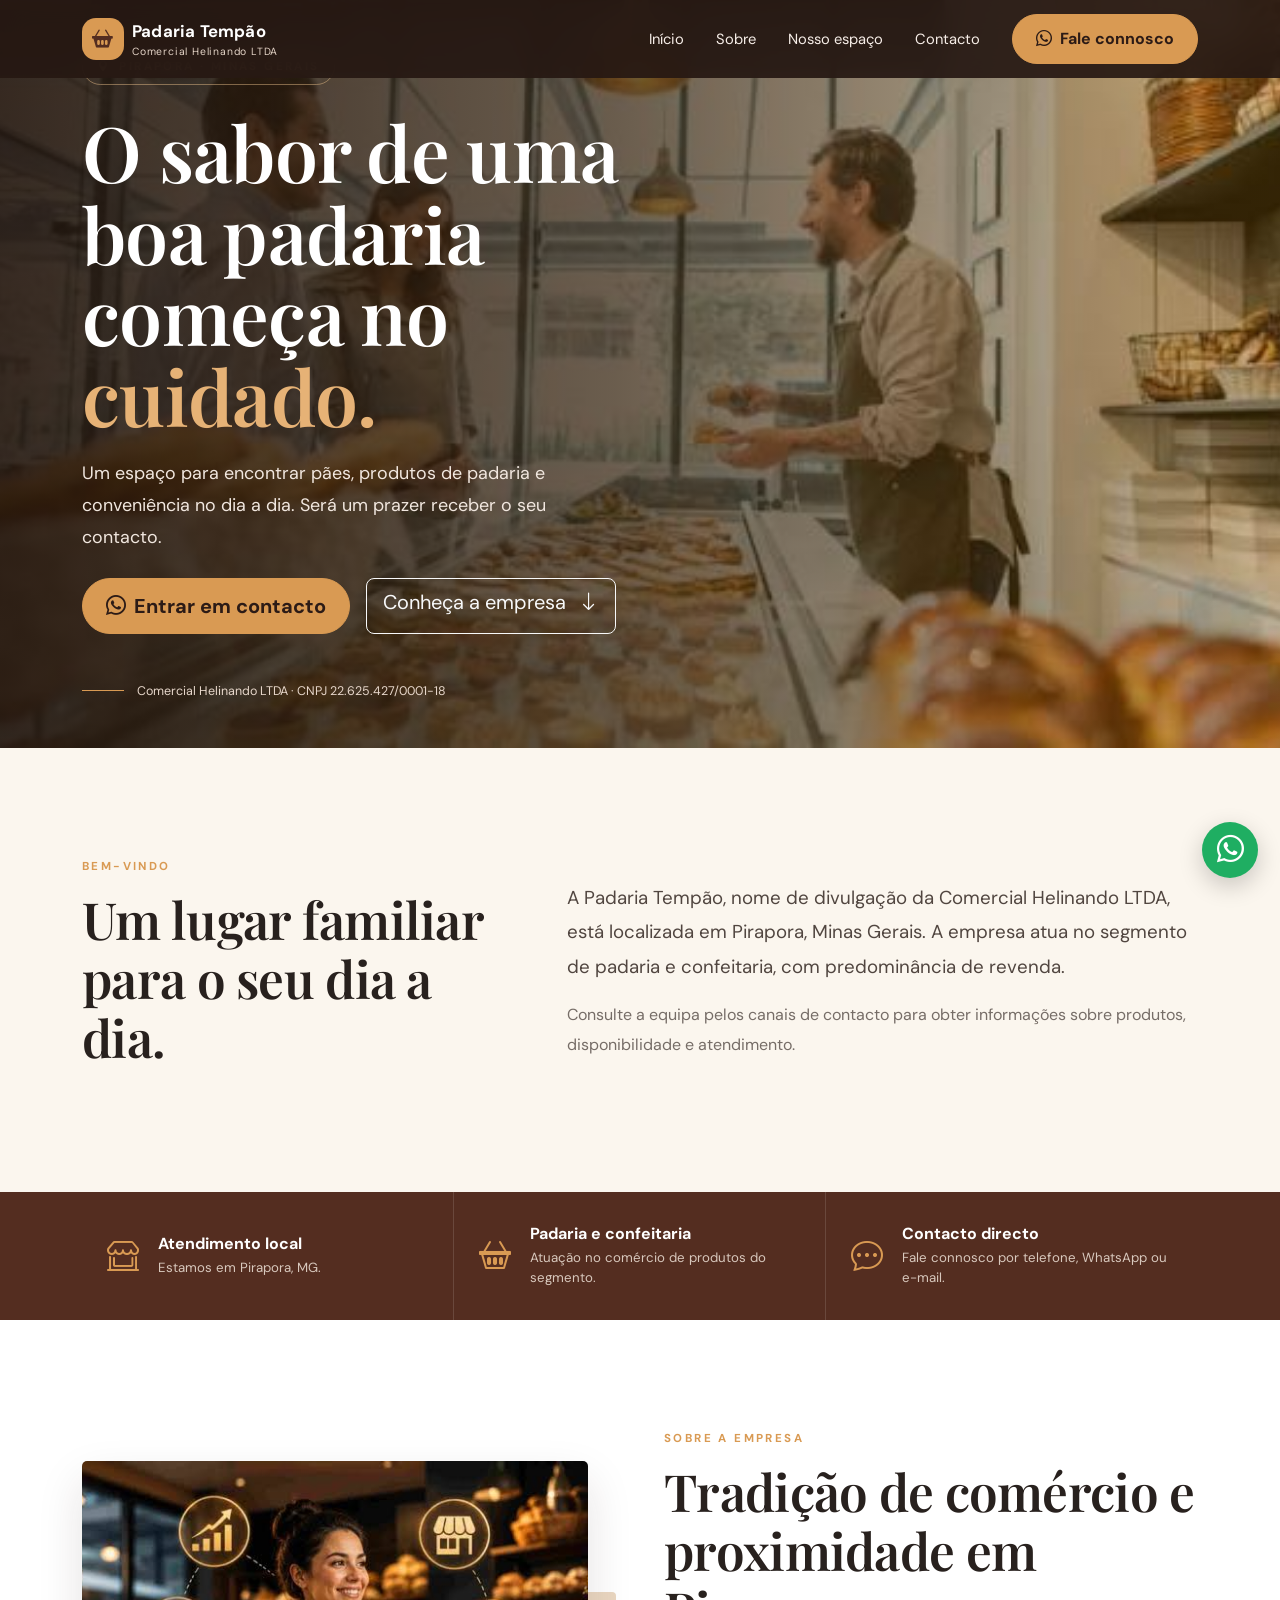
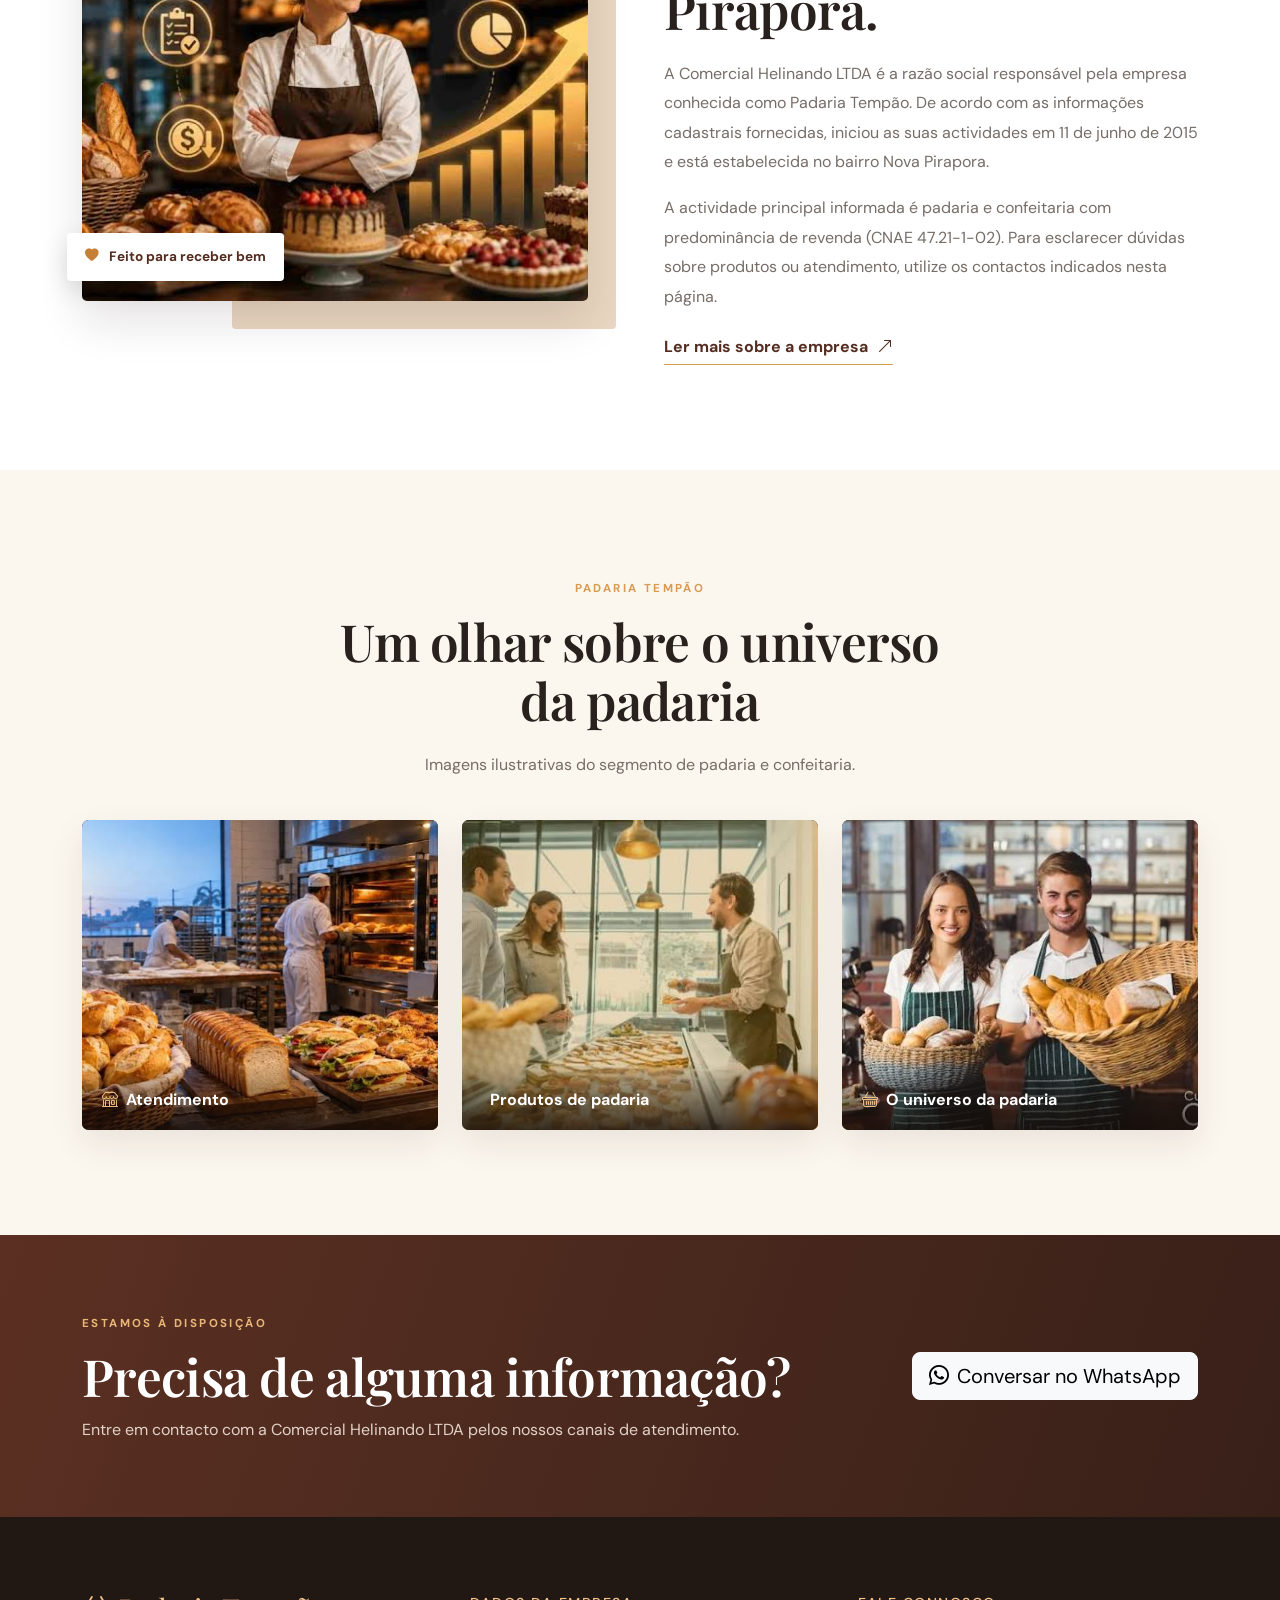
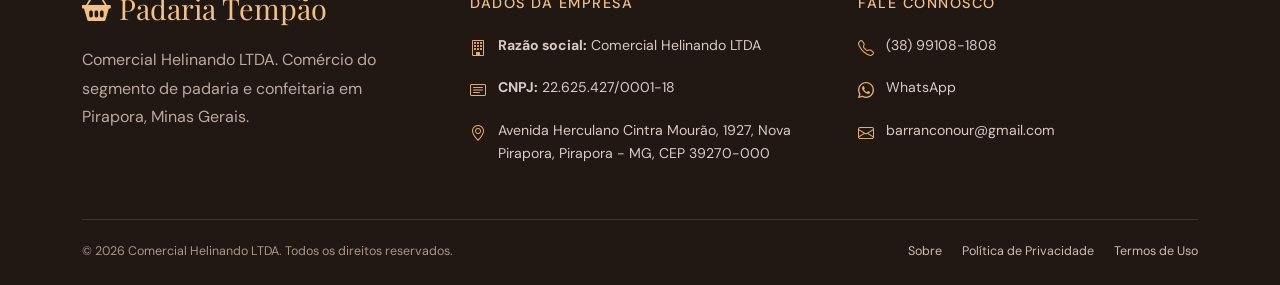
<file: index.html>
<!doctype html>
<html lang="pt-BR">
<head>
  <meta charset="utf-8">
  <meta name="viewport" content="width=device-width, initial-scale=1">
  <meta name="description" content="Conheça a Padaria Tempão, em Pirapora - MG. Veja informações, localização e formas de contato.">
  <meta name="theme-color" content="#542d20">
  <title>Padaria Tempão | Comercial Helinando LTDA</title>
  <link href="https://cdn.jsdelivr.net/npm/bootstrap@5.3.3/dist/css/bootstrap.min.css" rel="stylesheet">
  <link href="https://cdn.jsdelivr.net/npm/bootstrap-icons@1.11.3/font/bootstrap-icons.min.css" rel="stylesheet">
  <link rel="stylesheet" href="styles.css">
</head>
<body>
<nav class="navbar navbar-expand-lg navbar-dark fixed-top nav-glass">
  <div class="container">
    <a class="navbar-brand d-flex align-items-center gap-2" href="index.html">
      <span class="brand-mark"><i class="bi bi-basket2-fill"></i></span>
      <span><strong>Padaria Tempão</strong><small class="d-block brand-sub">Comercial Helinando LTDA</small></span>
    </a>
    <button class="navbar-toggler" type="button" data-bs-toggle="collapse" data-bs-target="#mainNav" aria-controls="mainNav" aria-expanded="false" aria-label="Abrir menu"><span class="navbar-toggler-icon"></span></button>
    <div class="collapse navbar-collapse" id="mainNav">
      <ul class="navbar-nav ms-auto align-items-lg-center gap-lg-3">
        <li class="nav-item"><a class="nav-link" href="#inicio">Início</a></li>
        <li class="nav-item"><a class="nav-link" href="#sobre">Sobre</a></li>
        <li class="nav-item"><a class="nav-link" href="#ambiente">Nosso espaço</a></li>
        <li class="nav-item"><a class="nav-link" href="#contato">Contacto</a></li>
        <li class="nav-item"><a class="btn btn-warm ms-lg-2" href="https://wa.me/5538991081808" target="_blank" rel="noopener"><i class="bi bi-whatsapp me-2"></i>Fale connosco</a></li>
      </ul>
    </div>
  </div>
</nav>

<header class="hero" id="inicio">
  <div class="hero-shade"></div>
  <div class="container position-relative">
    <div class="row min-vh-100 align-items-center">
      <div class="col-lg-7 col-xl-6 py-5">
        <span class="eyebrow"><i class="bi bi-geo-alt-fill me-2"></i>Pirapora · Minas Gerais</span>
        <h1>O sabor de uma boa padaria começa no <em>cuidado.</em></h1>
        <p class="hero-copy">Um espaço para encontrar pães, produtos de padaria e conveniência no dia a dia. Será um prazer receber o seu contacto.</p>
        <div class="d-flex flex-wrap gap-3 mt-4">
          <a class="btn btn-warm btn-lg" href="https://wa.me/5538991081808" target="_blank" rel="noopener"><i class="bi bi-whatsapp me-2"></i>Entrar em contacto</a>
          <a class="btn btn-outline-light btn-lg" href="#sobre">Conheça a empresa <i class="bi bi-arrow-down ms-2"></i></a>
        </div>
        <div class="hero-note mt-5"><span class="note-line"></span><span>Comercial Helinando LTDA · CNPJ 22.625.427/0001-18</span></div>
      </div>
    </div>
  </div>
</header>

<main>
  <section class="intro-section section-pad">
    <div class="container">
      <div class="row align-items-center g-5">
        <div class="col-lg-5">
          <span class="section-kicker">Bem-vindo</span>
          <h2>Um lugar familiar para o seu dia a dia.</h2>
        </div>
        <div class="col-lg-7">
          <p class="lead-copy">A Padaria Tempão, nome de divulgação da Comercial Helinando LTDA, está localizada em Pirapora, Minas Gerais. A empresa atua no segmento de padaria e confeitaria, com predominância de revenda.</p>
          <p class="muted-copy mb-0">Consulte a equipa pelos canais de contacto para obter informações sobre produtos, disponibilidade e atendimento.</p>
        </div>
      </div>
    </div>
  </section>

  <section class="feature-band">
    <div class="container">
      <div class="row g-0">
        <div class="col-md-4 feature-item"><i class="bi bi-shop-window"></i><div><h3>Atendimento local</h3><p>Estamos em Pirapora, MG.</p></div></div>
        <div class="col-md-4 feature-item"><i class="bi bi-basket2"></i><div><h3>Padaria e confeitaria</h3><p>Atuação no comércio de produtos do segmento.</p></div></div>
        <div class="col-md-4 feature-item"><i class="bi bi-chat-dots"></i><div><h3>Contacto directo</h3><p>Fale connosco por telefone, WhatsApp ou e-mail.</p></div></div>
      </div>
    </div>
  </section>

  <section class="section-pad" id="sobre">
    <div class="container">
      <div class="row align-items-center g-5">
        <div class="col-lg-6">
          <div class="image-frame"><img src="assets/padaria-equipa.jpg" alt="Profissionais de padaria com cestos de pães" loading="lazy"><span class="image-stamp"><i class="bi bi-heart-fill"></i> Feito para receber bem</span></div>
        </div>
        <div class="col-lg-6">
          <span class="section-kicker">Sobre a empresa</span>
          <h2>Tradição de comércio e proximidade em Pirapora.</h2>
          <p class="muted-copy">A Comercial Helinando LTDA é a razão social responsável pela empresa conhecida como Padaria Tempão. De acordo com as informações cadastrais fornecidas, iniciou as suas actividades em 11 de junho de 2015 e está estabelecida no bairro Nova Pirapora.</p>
          <p class="muted-copy">A actividade principal informada é padaria e confeitaria com predominância de revenda (CNAE 47.21-1-02). Para esclarecer dúvidas sobre produtos ou atendimento, utilize os contactos indicados nesta página.</p>
          <a class="text-link" href="sobre.html">Ler mais sobre a empresa <i class="bi bi-arrow-up-right"></i></a>
        </div>
      </div>
    </div>
  </section>

  <section class="gallery-section section-pad" id="ambiente">
    <div class="container">
      <div class="section-heading text-center">
        <span class="section-kicker">Padaria Tempão</span>
        <h2>Um olhar sobre o universo da padaria</h2>
        <p class="muted-copy">Imagens ilustrativas do segmento de padaria e confeitaria.</p>
      </div>
      <div class="row g-4 mt-3">
        <div class="col-md-6 col-lg-4"><figure class="gallery-card"><img src="assets/padaria-atendimento.jpg" alt="Atendimento ao cliente numa padaria" loading="lazy"><figcaption><i class="bi bi-shop me-2"></i>Atendimento</figcaption></figure></div>
        <div class="col-md-6 col-lg-4"><figure class="gallery-card"><img src="assets/padaria-producao.jpg" alt="Pães e área de produção de uma padaria" loading="lazy"><figcaption><i class="bi bi-bread-slice me-2"></i>Produtos de padaria</figcaption></figure></div>
        <div class="col-md-6 col-lg-4"><figure class="gallery-card"><img src="assets/padaria-vitrine.jpg" alt="Cesto com pães e equipa de padaria" loading="lazy"><figcaption><i class="bi bi-basket me-2"></i>O universo da padaria</figcaption></figure></div>
      </div>
    </div>
  </section>

  <section class="contact-cta" id="contato">
    <div class="container">
      <div class="row align-items-center g-4">
        <div class="col-lg-8"><span class="section-kicker light-kicker">Estamos à disposição</span><h2>Precisa de alguma informação?</h2><p class="mb-0">Entre em contacto com a Comercial Helinando LTDA pelos nossos canais de atendimento.</p></div>
        <div class="col-lg-4 text-lg-end"><a class="btn btn-light btn-lg" href="https://wa.me/5538991081808" target="_blank" rel="noopener"><i class="bi bi-whatsapp me-2"></i>Conversar no WhatsApp</a></div>
      </div>
    </div>
  </section>
</main>

<footer class="site-footer">
  <div class="container">
    <div class="row g-5">
      <div class="col-lg-4">
        <a class="footer-brand" href="index.html"><i class="bi bi-basket2-fill me-2"></i>Padaria Tempão</a>
        <p class="footer-muted mt-3">Comercial Helinando LTDA. Comércio do segmento de padaria e confeitaria em Pirapora, Minas Gerais.</p>
      </div>
      <div class="col-sm-6 col-lg-4">
        <h3 class="footer-title">Dados da empresa</h3>
        <ul class="footer-list">
          <li><i class="bi bi-building"></i><span><strong>Razão social:</strong> Comercial Helinando LTDA</span></li>
          <li><i class="bi bi-card-text"></i><span><strong>CNPJ:</strong> 22.625.427/0001-18</span></li>
          <li><i class="bi bi-geo-alt"></i><span>Avenida Herculano Cintra Mourão, 1927, Nova Pirapora, Pirapora - MG, CEP 39270-000</span></li>
        </ul>
      </div>
      <div class="col-sm-6 col-lg-4">
        <h3 class="footer-title">Fale connosco</h3>
        <ul class="footer-list">
          <li><i class="bi bi-telephone"></i><a href="tel:+5538991081808">(38) 99108-1808</a></li>
          <li><i class="bi bi-whatsapp"></i><a href="https://wa.me/5538991081808" target="_blank" rel="noopener">WhatsApp</a></li>
          <li><i class="bi bi-envelope"></i><a href="mailto:barranconour@gmail.com">barranconour@gmail.com</a></li>
        </ul>
      </div>
    </div>
    <div class="footer-bottom">
      <span>© <span id="year"></span> Comercial Helinando LTDA. Todos os direitos reservados.</span>
      <div class="footer-links"><a href="sobre.html">Sobre</a><a href="privacidade.html">Política de Privacidade</a><a href="termos.html">Termos de Uso</a></div>
    </div>
  </div>
</footer>
<a class="whatsapp-float" href="https://wa.me/5538991081808" target="_blank" rel="noopener" aria-label="Contactar pelo WhatsApp"><i class="bi bi-whatsapp"></i></a>
<script src="https://cdn.jsdelivr.net/npm/bootstrap@5.3.3/dist/js/bootstrap.bundle.min.js"></script>
<script>document.getElementById('year').textContent = new Date().getFullYear();</script>
</body>
</html>
</file>
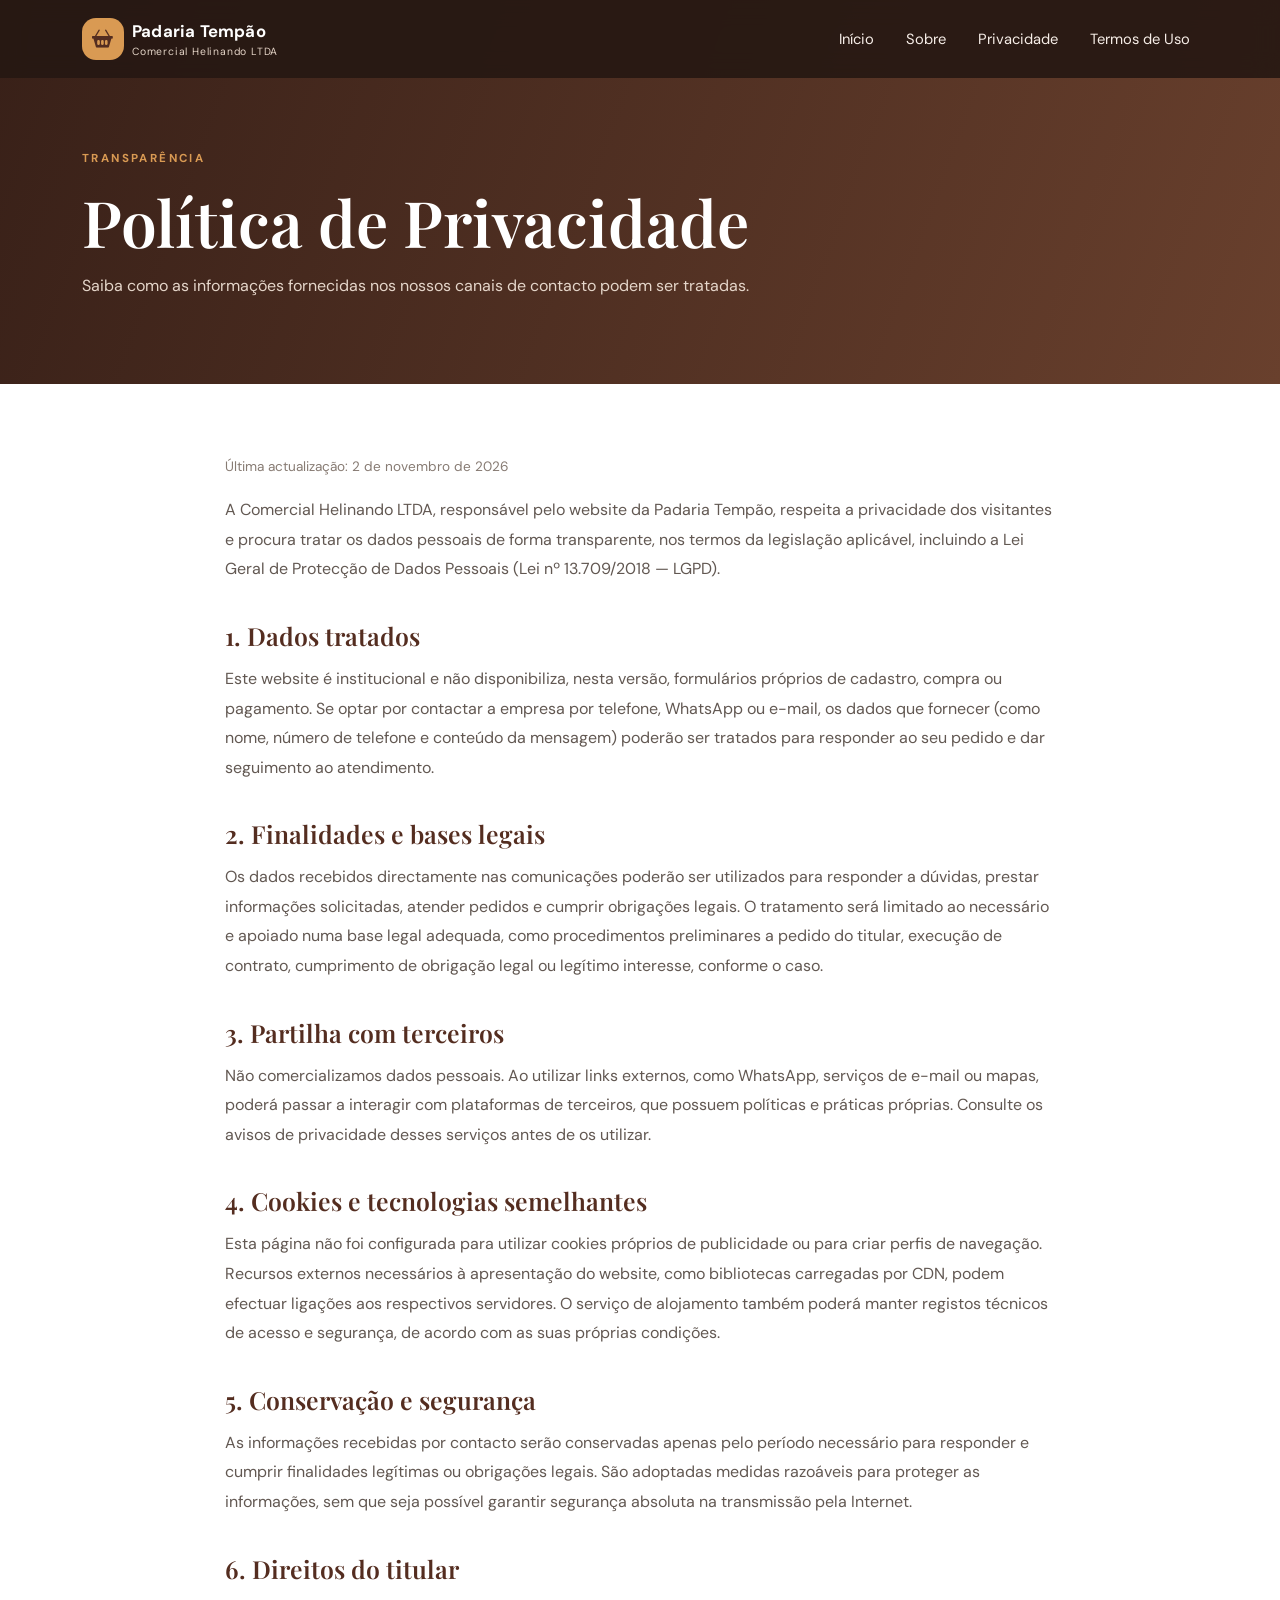
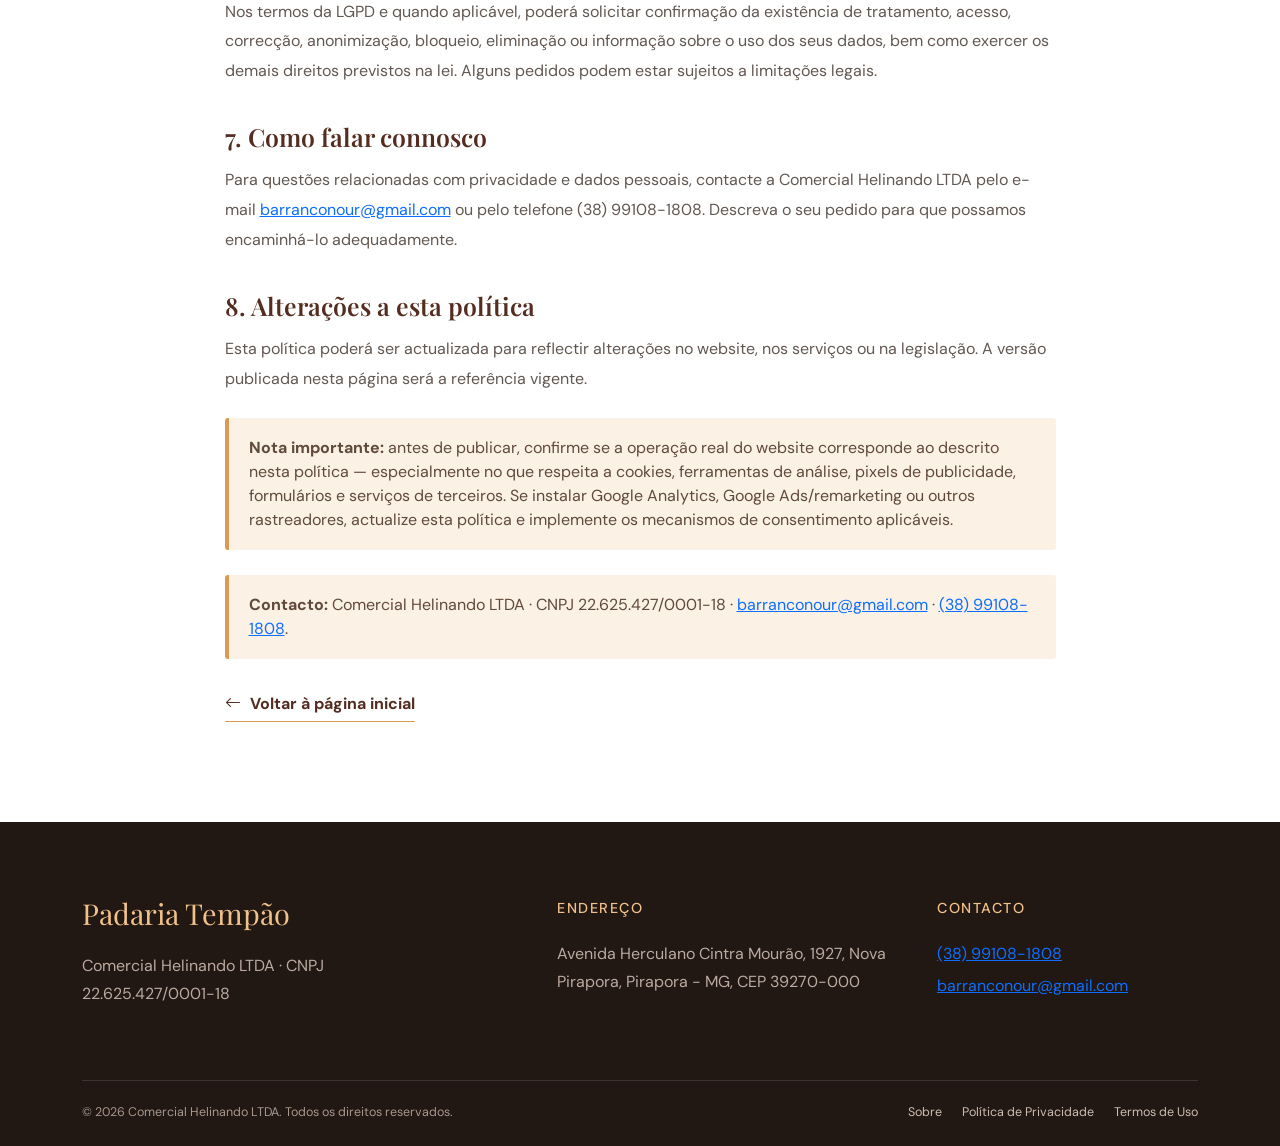
<file: privacidade.html>
<!doctype html>
<html lang="pt-BR"><head><meta charset="utf-8"><meta name="viewport" content="width=device-width, initial-scale=1">
<title>Política de Privacidade | Comercial Helinando LTDA</title>
<meta name="description" content="Saiba como as informações fornecidas nos nossos canais de contacto podem ser tratadas.">
<link href="https://cdn.jsdelivr.net/npm/bootstrap@5.3.3/dist/css/bootstrap.min.css" rel="stylesheet">
<link href="https://cdn.jsdelivr.net/npm/bootstrap-icons@1.11.3/font/bootstrap-icons.min.css" rel="stylesheet"><link rel="stylesheet" href="styles.css"></head><body>
<nav class="navbar navbar-expand-lg navbar-dark fixed-top nav-glass"><div class="container"><a class="navbar-brand d-flex align-items-center gap-2" href="index.html"><span class="brand-mark"><i class="bi bi-basket2-fill"></i></span><span><strong>Padaria Tempão</strong><small class="d-block brand-sub">Comercial Helinando LTDA</small></span></a><button class="navbar-toggler" type="button" data-bs-toggle="collapse" data-bs-target="#mainNav" aria-controls="mainNav" aria-expanded="false" aria-label="Abrir menu"><span class="navbar-toggler-icon"></span></button><div class="collapse navbar-collapse" id="mainNav"><ul class="navbar-nav ms-auto gap-lg-3"><li class="nav-item"><a class="nav-link" href="index.html">Início</a></li><li class="nav-item"><a class="nav-link" href="sobre.html">Sobre</a></li><li class="nav-item"><a class="nav-link" href="privacidade.html">Privacidade</a></li><li class="nav-item"><a class="nav-link" href="termos.html">Termos de Uso</a></li></ul></div></div></nav>
<header class="inner-hero"><div class="container"><span class="section-kicker">Transparência</span><h1>Política de Privacidade</h1><p>Saiba como as informações fornecidas nos nossos canais de contacto podem ser tratadas.</p></div></header>
<main class="legal-content"><div class="container"><div class="row"><div class="col-lg-9 mx-auto">
<p class="updated">Última actualização: 2 de novembro de 2026</p>
<p>A Comercial Helinando LTDA, responsável pelo website da Padaria Tempão, respeita a privacidade dos visitantes e procura tratar os dados pessoais de forma transparente, nos termos da legislação aplicável, incluindo a Lei Geral de Protecção de Dados Pessoais (Lei nº 13.709/2018 — LGPD).</p>
<h2>1. Dados tratados</h2>
<p>Este website é institucional e não disponibiliza, nesta versão, formulários próprios de cadastro, compra ou pagamento. Se optar por contactar a empresa por telefone, WhatsApp ou e-mail, os dados que fornecer (como nome, número de telefone e conteúdo da mensagem) poderão ser tratados para responder ao seu pedido e dar seguimento ao atendimento.</p>
<h2>2. Finalidades e bases legais</h2>
<p>Os dados recebidos directamente nas comunicações poderão ser utilizados para responder a dúvidas, prestar informações solicitadas, atender pedidos e cumprir obrigações legais. O tratamento será limitado ao necessário e apoiado numa base legal adequada, como procedimentos preliminares a pedido do titular, execução de contrato, cumprimento de obrigação legal ou legítimo interesse, conforme o caso.</p>
<h2>3. Partilha com terceiros</h2>
<p>Não comercializamos dados pessoais. Ao utilizar links externos, como WhatsApp, serviços de e-mail ou mapas, poderá passar a interagir com plataformas de terceiros, que possuem políticas e práticas próprias. Consulte os avisos de privacidade desses serviços antes de os utilizar.</p>
<h2>4. Cookies e tecnologias semelhantes</h2>
<p>Esta página não foi configurada para utilizar cookies próprios de publicidade ou para criar perfis de navegação. Recursos externos necessários à apresentação do website, como bibliotecas carregadas por CDN, podem efectuar ligações aos respectivos servidores. O serviço de alojamento também poderá manter registos técnicos de acesso e segurança, de acordo com as suas próprias condições.</p>
<h2>5. Conservação e segurança</h2>
<p>As informações recebidas por contacto serão conservadas apenas pelo período necessário para responder e cumprir finalidades legítimas ou obrigações legais. São adoptadas medidas razoáveis para proteger as informações, sem que seja possível garantir segurança absoluta na transmissão pela Internet.</p>
<h2>6. Direitos do titular</h2>
<p>Nos termos da LGPD e quando aplicável, poderá solicitar confirmação da existência de tratamento, acesso, correcção, anonimização, bloqueio, eliminação ou informação sobre o uso dos seus dados, bem como exercer os demais direitos previstos na lei. Alguns pedidos podem estar sujeitos a limitações legais.</p>
<h2>7. Como falar connosco</h2>
<p>Para questões relacionadas com privacidade e dados pessoais, contacte a Comercial Helinando LTDA pelo e-mail <a href="mailto:barranconour@gmail.com">barranconour@gmail.com</a> ou pelo telefone (38) 99108-1808. Descreva o seu pedido para que possamos encaminhá-lo adequadamente.</p>
<h2>8. Alterações a esta política</h2>
<p>Esta política poderá ser actualizada para reflectir alterações no website, nos serviços ou na legislação. A versão publicada nesta página será a referência vigente.</p>
<div class="legal-notice"><strong>Nota importante:</strong> antes de publicar, confirme se a operação real do website corresponde ao descrito nesta política — especialmente no que respeita a cookies, ferramentas de análise, pixels de publicidade, formulários e serviços de terceiros. Se instalar Google Analytics, Google Ads/remarketing ou outros rastreadores, actualize esta política e implemente os mecanismos de consentimento aplicáveis.</div>

<div class="legal-notice"><strong>Contacto:</strong> Comercial Helinando LTDA · CNPJ 22.625.427/0001-18 · <a href="mailto:barranconour@gmail.com">barranconour@gmail.com</a> · <a href="tel:+5538991081808">(38) 99108-1808</a>.</div>
<a class="text-link" href="index.html"><i class="bi bi-arrow-left"></i> Voltar à página inicial</a></div></div></div></main>
<footer class="site-footer"><div class="container"><div class="row g-4"><div class="col-lg-5"><a class="footer-brand" href="index.html">Padaria Tempão</a><p class="footer-muted mt-3">Comercial Helinando LTDA · CNPJ 22.625.427/0001-18</p></div><div class="col-lg-4"><h3 class="footer-title">Endereço</h3><p class="footer-muted">Avenida Herculano Cintra Mourão, 1927, Nova Pirapora, Pirapora - MG, CEP 39270-000</p></div><div class="col-lg-3"><h3 class="footer-title">Contacto</h3><p class="footer-muted mb-1"><a href="tel:+5538991081808">(38) 99108-1808</a></p><p class="footer-muted"><a href="mailto:barranconour@gmail.com">barranconour@gmail.com</a></p></div></div><div class="footer-bottom"><span>© <span id="year"></span> Comercial Helinando LTDA. Todos os direitos reservados.</span><div class="footer-links"><a href="sobre.html">Sobre</a><a href="privacidade.html">Política de Privacidade</a><a href="termos.html">Termos de Uso</a></div></div></div></footer>
<script src="https://cdn.jsdelivr.net/npm/bootstrap@5.3.3/dist/js/bootstrap.bundle.min.js"></script><script>document.getElementById('year').textContent=new Date().getFullYear();</script></body></html>
</file>
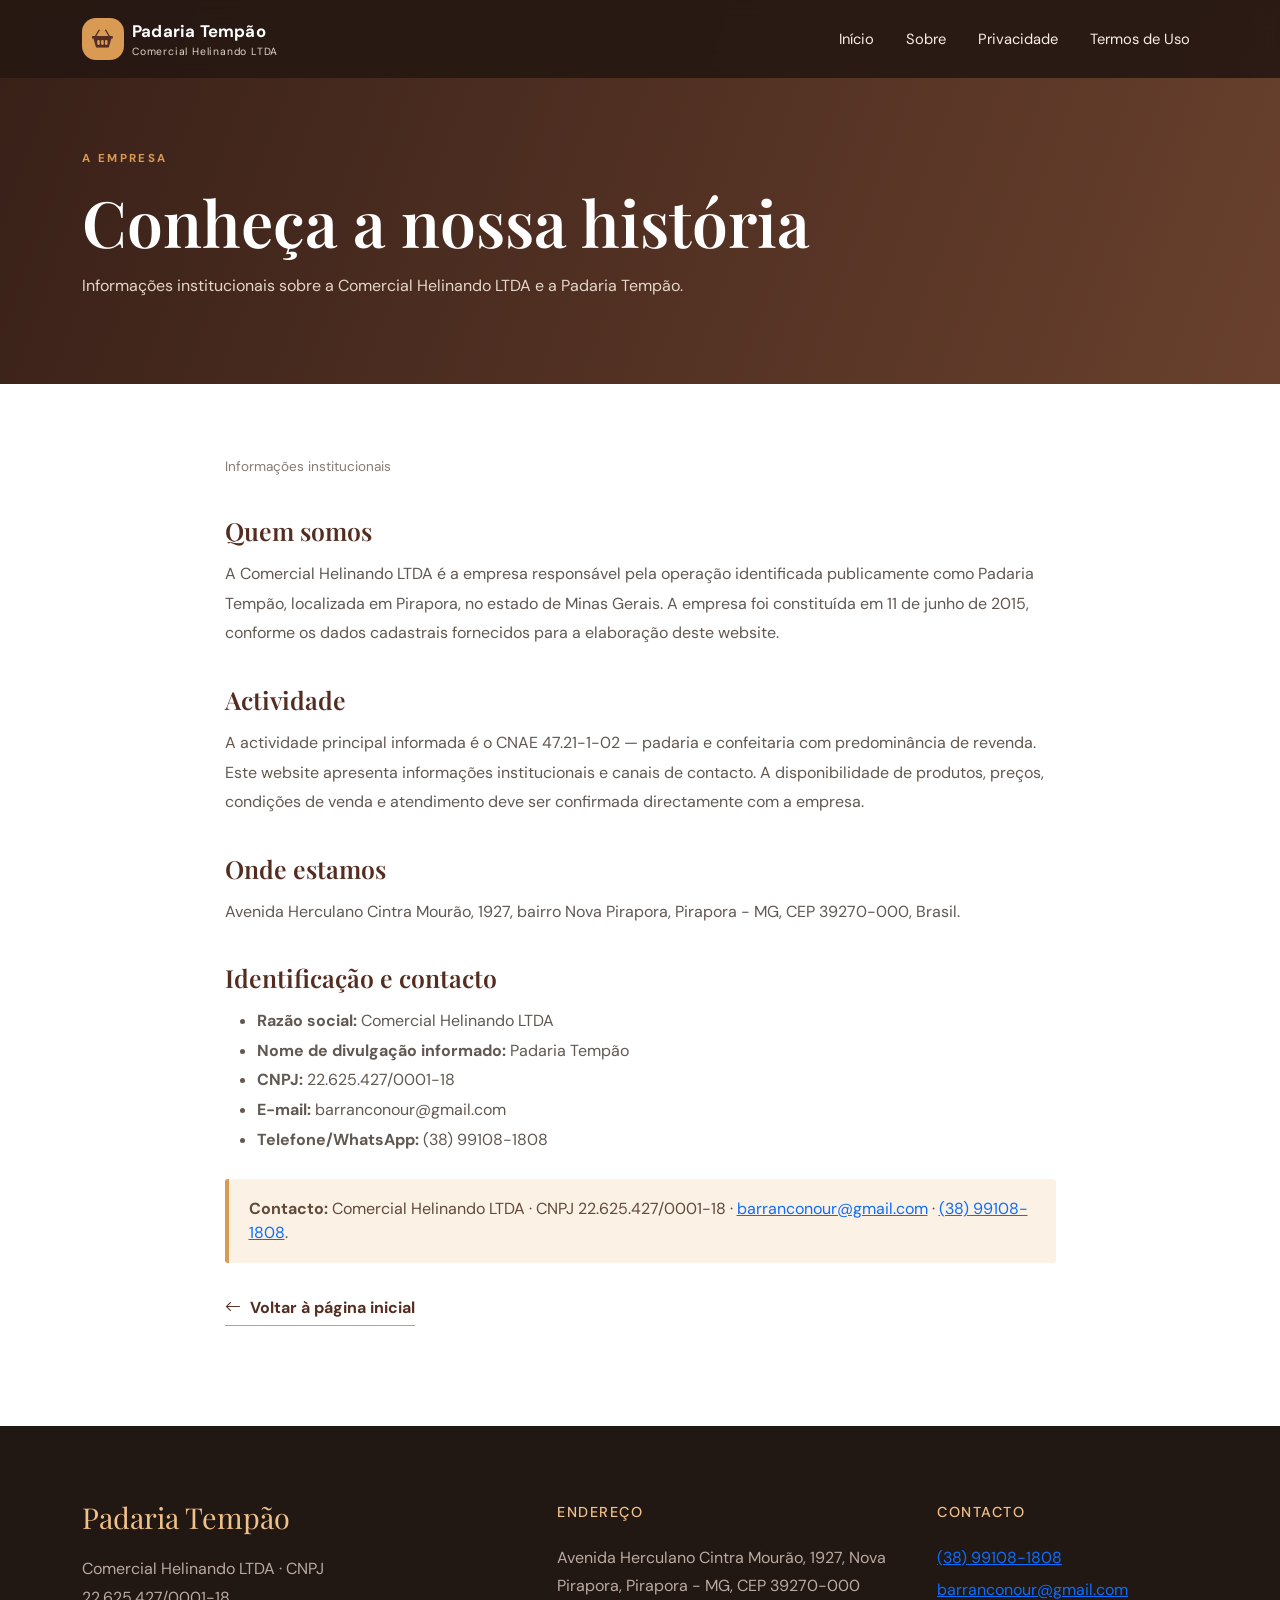
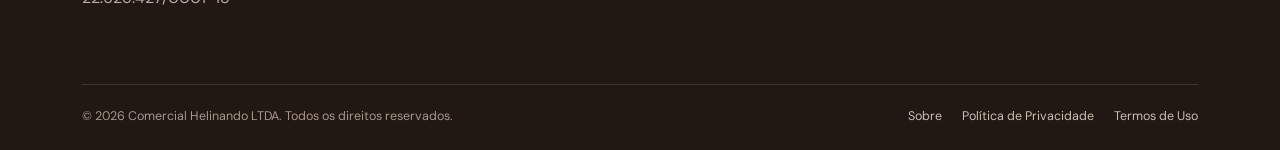
<file: sobre.html>
<!doctype html>
<html lang="pt-BR"><head><meta charset="utf-8"><meta name="viewport" content="width=device-width, initial-scale=1">
<title>Sobre | Comercial Helinando LTDA</title>
<meta name="description" content="Informações institucionais sobre a Comercial Helinando LTDA e a Padaria Tempão.">
<link href="https://cdn.jsdelivr.net/npm/bootstrap@5.3.3/dist/css/bootstrap.min.css" rel="stylesheet">
<link href="https://cdn.jsdelivr.net/npm/bootstrap-icons@1.11.3/font/bootstrap-icons.min.css" rel="stylesheet"><link rel="stylesheet" href="styles.css"></head><body>
<nav class="navbar navbar-expand-lg navbar-dark fixed-top nav-glass"><div class="container"><a class="navbar-brand d-flex align-items-center gap-2" href="index.html"><span class="brand-mark"><i class="bi bi-basket2-fill"></i></span><span><strong>Padaria Tempão</strong><small class="d-block brand-sub">Comercial Helinando LTDA</small></span></a><button class="navbar-toggler" type="button" data-bs-toggle="collapse" data-bs-target="#mainNav" aria-controls="mainNav" aria-expanded="false" aria-label="Abrir menu"><span class="navbar-toggler-icon"></span></button><div class="collapse navbar-collapse" id="mainNav"><ul class="navbar-nav ms-auto gap-lg-3"><li class="nav-item"><a class="nav-link" href="index.html">Início</a></li><li class="nav-item"><a class="nav-link" href="sobre.html">Sobre</a></li><li class="nav-item"><a class="nav-link" href="privacidade.html">Privacidade</a></li><li class="nav-item"><a class="nav-link" href="termos.html">Termos de Uso</a></li></ul></div></div></nav>
<header class="inner-hero"><div class="container"><span class="section-kicker">A empresa</span><h1>Conheça a nossa história</h1><p>Informações institucionais sobre a Comercial Helinando LTDA e a Padaria Tempão.</p></div></header>
<main class="legal-content"><div class="container"><div class="row"><div class="col-lg-9 mx-auto">
<p class="updated">Informações institucionais</p>
<h2>Quem somos</h2>
<p>A Comercial Helinando LTDA é a empresa responsável pela operação identificada publicamente como Padaria Tempão, localizada em Pirapora, no estado de Minas Gerais. A empresa foi constituída em 11 de junho de 2015, conforme os dados cadastrais fornecidos para a elaboração deste website.</p>
<h2>Actividade</h2>
<p>A actividade principal informada é o CNAE 47.21-1-02 — padaria e confeitaria com predominância de revenda. Este website apresenta informações institucionais e canais de contacto. A disponibilidade de produtos, preços, condições de venda e atendimento deve ser confirmada directamente com a empresa.</p>
<h2>Onde estamos</h2>
<p>Avenida Herculano Cintra Mourão, 1927, bairro Nova Pirapora, Pirapora - MG, CEP 39270-000, Brasil.</p>
<h2>Identificação e contacto</h2>
<ul><li><strong>Razão social:</strong> Comercial Helinando LTDA</li><li><strong>Nome de divulgação informado:</strong> Padaria Tempão</li><li><strong>CNPJ:</strong> 22.625.427/0001-18</li><li><strong>E-mail:</strong> barranconour@gmail.com</li><li><strong>Telefone/WhatsApp:</strong> (38) 99108-1808</li></ul>

<div class="legal-notice"><strong>Contacto:</strong> Comercial Helinando LTDA · CNPJ 22.625.427/0001-18 · <a href="mailto:barranconour@gmail.com">barranconour@gmail.com</a> · <a href="tel:+5538991081808">(38) 99108-1808</a>.</div>
<a class="text-link" href="index.html"><i class="bi bi-arrow-left"></i> Voltar à página inicial</a></div></div></div></main>
<footer class="site-footer"><div class="container"><div class="row g-4"><div class="col-lg-5"><a class="footer-brand" href="index.html">Padaria Tempão</a><p class="footer-muted mt-3">Comercial Helinando LTDA · CNPJ 22.625.427/0001-18</p></div><div class="col-lg-4"><h3 class="footer-title">Endereço</h3><p class="footer-muted">Avenida Herculano Cintra Mourão, 1927, Nova Pirapora, Pirapora - MG, CEP 39270-000</p></div><div class="col-lg-3"><h3 class="footer-title">Contacto</h3><p class="footer-muted mb-1"><a href="tel:+5538991081808">(38) 99108-1808</a></p><p class="footer-muted"><a href="mailto:barranconour@gmail.com">barranconour@gmail.com</a></p></div></div><div class="footer-bottom"><span>© <span id="year"></span> Comercial Helinando LTDA. Todos os direitos reservados.</span><div class="footer-links"><a href="sobre.html">Sobre</a><a href="privacidade.html">Política de Privacidade</a><a href="termos.html">Termos de Uso</a></div></div></div></footer>
<script src="https://cdn.jsdelivr.net/npm/bootstrap@5.3.3/dist/js/bootstrap.bundle.min.js"></script><script>document.getElementById('year').textContent=new Date().getFullYear();</script></body></html>
</file>
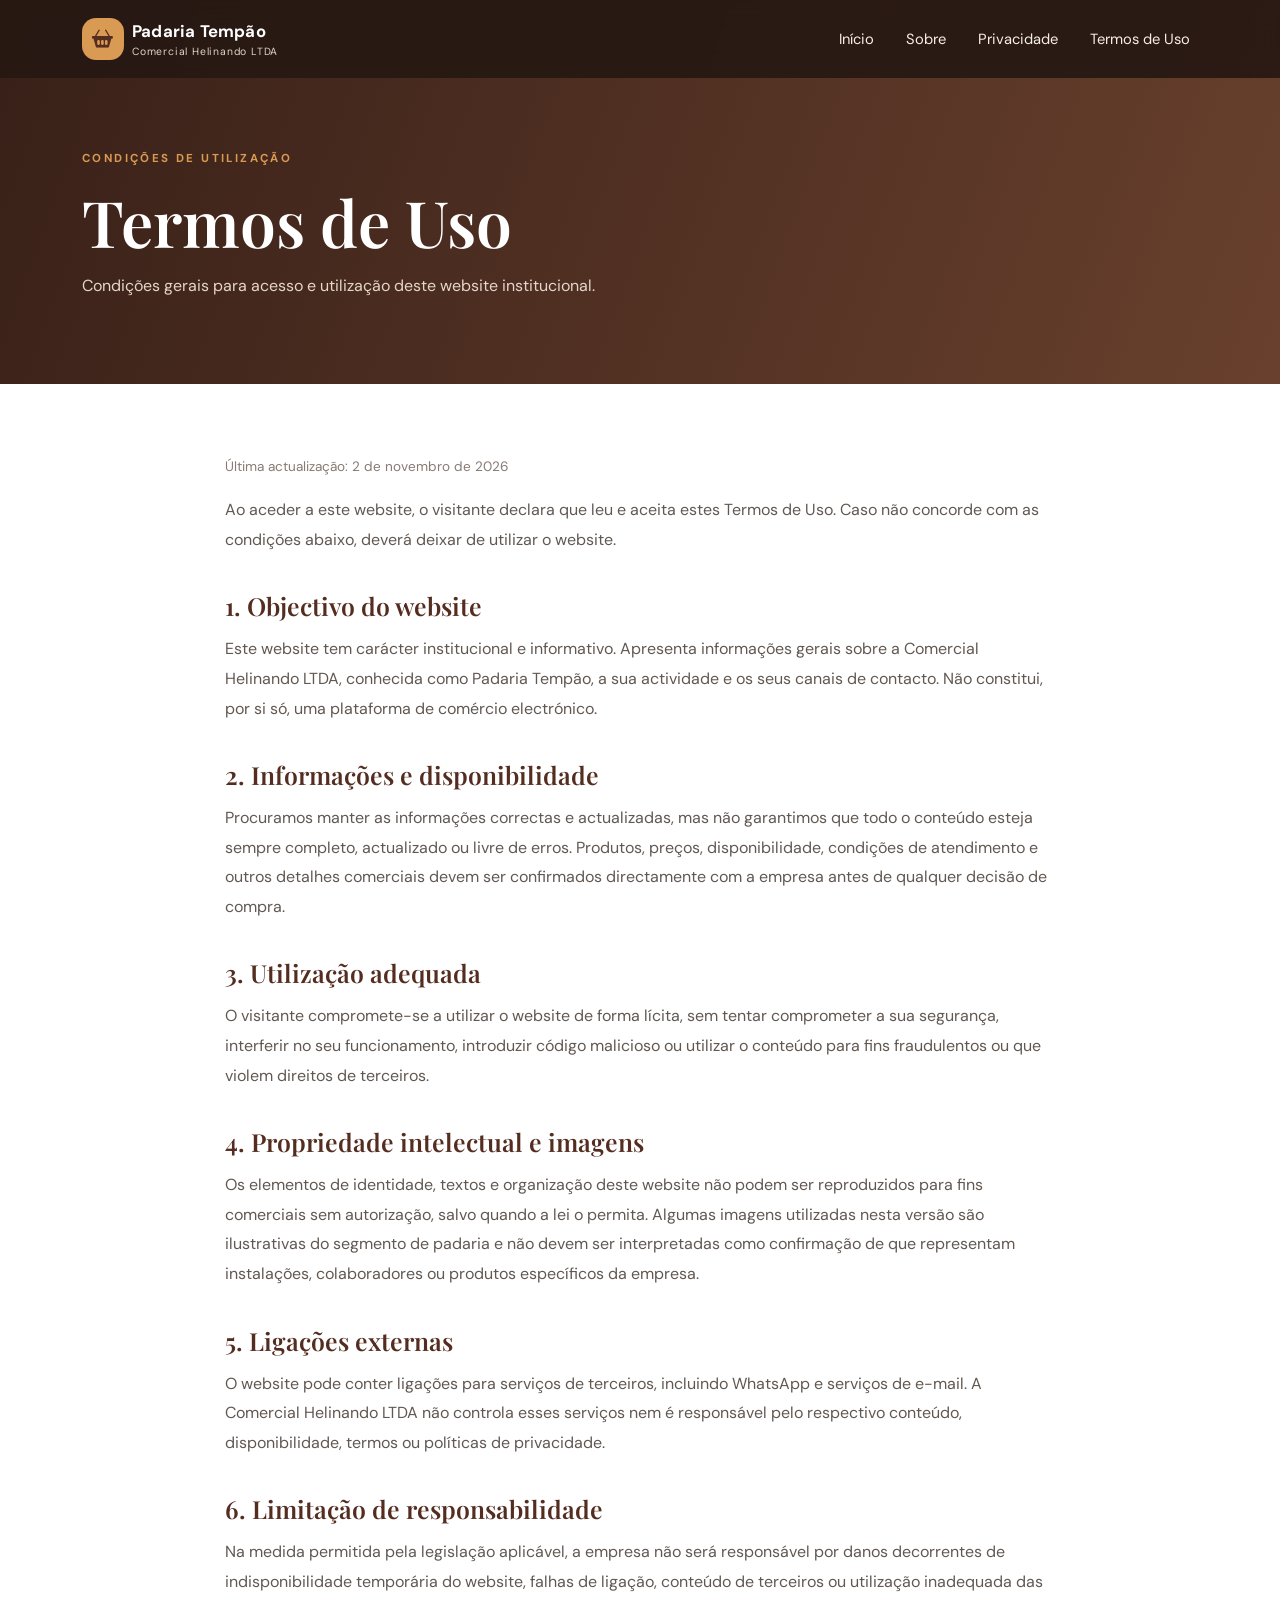
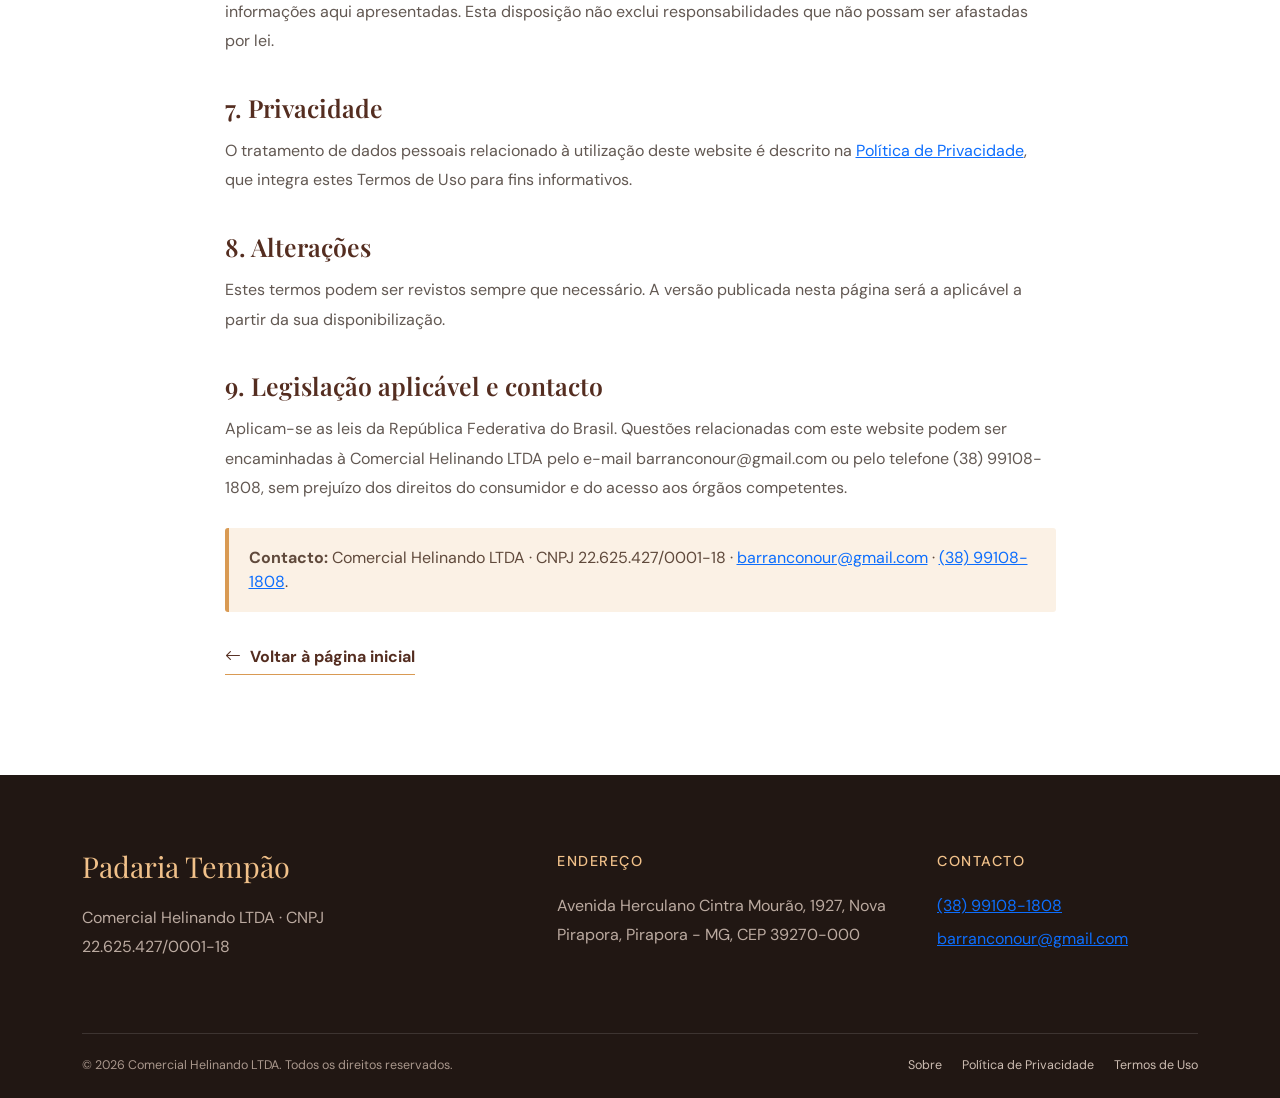
<file: termos.html>
<!doctype html>
<html lang="pt-BR"><head><meta charset="utf-8"><meta name="viewport" content="width=device-width, initial-scale=1">
<title>Termos de Uso | Comercial Helinando LTDA</title>
<meta name="description" content="Condições gerais para acesso e utilização deste website institucional.">
<link href="https://cdn.jsdelivr.net/npm/bootstrap@5.3.3/dist/css/bootstrap.min.css" rel="stylesheet">
<link href="https://cdn.jsdelivr.net/npm/bootstrap-icons@1.11.3/font/bootstrap-icons.min.css" rel="stylesheet"><link rel="stylesheet" href="styles.css"></head><body>
<nav class="navbar navbar-expand-lg navbar-dark fixed-top nav-glass"><div class="container"><a class="navbar-brand d-flex align-items-center gap-2" href="index.html"><span class="brand-mark"><i class="bi bi-basket2-fill"></i></span><span><strong>Padaria Tempão</strong><small class="d-block brand-sub">Comercial Helinando LTDA</small></span></a><button class="navbar-toggler" type="button" data-bs-toggle="collapse" data-bs-target="#mainNav" aria-controls="mainNav" aria-expanded="false" aria-label="Abrir menu"><span class="navbar-toggler-icon"></span></button><div class="collapse navbar-collapse" id="mainNav"><ul class="navbar-nav ms-auto gap-lg-3"><li class="nav-item"><a class="nav-link" href="index.html">Início</a></li><li class="nav-item"><a class="nav-link" href="sobre.html">Sobre</a></li><li class="nav-item"><a class="nav-link" href="privacidade.html">Privacidade</a></li><li class="nav-item"><a class="nav-link" href="termos.html">Termos de Uso</a></li></ul></div></div></nav>
<header class="inner-hero"><div class="container"><span class="section-kicker">Condições de utilização</span><h1>Termos de Uso</h1><p>Condições gerais para acesso e utilização deste website institucional.</p></div></header>
<main class="legal-content"><div class="container"><div class="row"><div class="col-lg-9 mx-auto">
<p class="updated">Última actualização: 2 de novembro de 2026</p>
<p>Ao aceder a este website, o visitante declara que leu e aceita estes Termos de Uso. Caso não concorde com as condições abaixo, deverá deixar de utilizar o website.</p>
<h2>1. Objectivo do website</h2>
<p>Este website tem carácter institucional e informativo. Apresenta informações gerais sobre a Comercial Helinando LTDA, conhecida como Padaria Tempão, a sua actividade e os seus canais de contacto. Não constitui, por si só, uma plataforma de comércio electrónico.</p>
<h2>2. Informações e disponibilidade</h2>
<p>Procuramos manter as informações correctas e actualizadas, mas não garantimos que todo o conteúdo esteja sempre completo, actualizado ou livre de erros. Produtos, preços, disponibilidade, condições de atendimento e outros detalhes comerciais devem ser confirmados directamente com a empresa antes de qualquer decisão de compra.</p>
<h2>3. Utilização adequada</h2>
<p>O visitante compromete-se a utilizar o website de forma lícita, sem tentar comprometer a sua segurança, interferir no seu funcionamento, introduzir código malicioso ou utilizar o conteúdo para fins fraudulentos ou que violem direitos de terceiros.</p>
<h2>4. Propriedade intelectual e imagens</h2>
<p>Os elementos de identidade, textos e organização deste website não podem ser reproduzidos para fins comerciais sem autorização, salvo quando a lei o permita. Algumas imagens utilizadas nesta versão são ilustrativas do segmento de padaria e não devem ser interpretadas como confirmação de que representam instalações, colaboradores ou produtos específicos da empresa.</p>
<h2>5. Ligações externas</h2>
<p>O website pode conter ligações para serviços de terceiros, incluindo WhatsApp e serviços de e-mail. A Comercial Helinando LTDA não controla esses serviços nem é responsável pelo respectivo conteúdo, disponibilidade, termos ou políticas de privacidade.</p>
<h2>6. Limitação de responsabilidade</h2>
<p>Na medida permitida pela legislação aplicável, a empresa não será responsável por danos decorrentes de indisponibilidade temporária do website, falhas de ligação, conteúdo de terceiros ou utilização inadequada das informações aqui apresentadas. Esta disposição não exclui responsabilidades que não possam ser afastadas por lei.</p>
<h2>7. Privacidade</h2>
<p>O tratamento de dados pessoais relacionado à utilização deste website é descrito na <a href="privacidade.html">Política de Privacidade</a>, que integra estes Termos de Uso para fins informativos.</p>
<h2>8. Alterações</h2>
<p>Estes termos podem ser revistos sempre que necessário. A versão publicada nesta página será a aplicável a partir da sua disponibilização.</p>
<h2>9. Legislação aplicável e contacto</h2>
<p>Aplicam-se as leis da República Federativa do Brasil. Questões relacionadas com este website podem ser encaminhadas à Comercial Helinando LTDA pelo e-mail barranconour@gmail.com ou pelo telefone (38) 99108-1808, sem prejuízo dos direitos do consumidor e do acesso aos órgãos competentes.</p>

<div class="legal-notice"><strong>Contacto:</strong> Comercial Helinando LTDA · CNPJ 22.625.427/0001-18 · <a href="mailto:barranconour@gmail.com">barranconour@gmail.com</a> · <a href="tel:+5538991081808">(38) 99108-1808</a>.</div>
<a class="text-link" href="index.html"><i class="bi bi-arrow-left"></i> Voltar à página inicial</a></div></div></div></main>
<footer class="site-footer"><div class="container"><div class="row g-4"><div class="col-lg-5"><a class="footer-brand" href="index.html">Padaria Tempão</a><p class="footer-muted mt-3">Comercial Helinando LTDA · CNPJ 22.625.427/0001-18</p></div><div class="col-lg-4"><h3 class="footer-title">Endereço</h3><p class="footer-muted">Avenida Herculano Cintra Mourão, 1927, Nova Pirapora, Pirapora - MG, CEP 39270-000</p></div><div class="col-lg-3"><h3 class="footer-title">Contacto</h3><p class="footer-muted mb-1"><a href="tel:+5538991081808">(38) 99108-1808</a></p><p class="footer-muted"><a href="mailto:barranconour@gmail.com">barranconour@gmail.com</a></p></div></div><div class="footer-bottom"><span>© <span id="year"></span> Comercial Helinando LTDA. Todos os direitos reservados.</span><div class="footer-links"><a href="sobre.html">Sobre</a><a href="privacidade.html">Política de Privacidade</a><a href="termos.html">Termos de Uso</a></div></div></div></footer>
<script src="https://cdn.jsdelivr.net/npm/bootstrap@5.3.3/dist/js/bootstrap.bundle.min.js"></script><script>document.getElementById('year').textContent=new Date().getFullYear();</script></body></html>
</file>
<file: styles.css>
@import url('https://fonts.googleapis.com/css2?family=DM+Sans:wght@400;500;600;700&family=Playfair+Display:wght@500;600;700&display=swap');
:root{--coffee:#542d20;--coffee-dark:#2c1b16;--caramel:#d99a53;--cream:#fbf6ee;--ink:#28211e;--muted:#766d67}
*{box-sizing:border-box}html{scroll-behavior:smooth;scroll-padding-top:84px}body{font-family:'DM Sans',Arial,sans-serif;color:var(--ink);margin:0}.nav-glass{background:rgba(38,24,19,.92);backdrop-filter:blur(12px);padding:13px 0}.navbar-brand{color:#fff!important;font-size:1.05rem;letter-spacing:.2px}.brand-mark{width:42px;height:42px;border-radius:14px;background:var(--caramel);display:grid;place-items:center;color:var(--coffee);font-size:1.3rem}.brand-sub{font-size:.65rem;color:#e4d4c7;letter-spacing:.8px;font-weight:400}.nav-link{color:#f7eee8!important;font-size:.92rem}.nav-link:hover{color:var(--caramel)!important}.btn-warm{background:var(--caramel);color:#2c1b16;border:1px solid var(--caramel);font-weight:700;border-radius:50px;padding:12px 23px}.btn-warm:hover{background:#e7b477;border-color:#e7b477;color:#2c1b16}.hero{min-height:730px;position:relative;background:url('assets/padaria-producao.jpg') center/cover no-repeat;color:#fff}.hero-shade{position:absolute;inset:0;background:linear-gradient(90deg,rgba(30,18,13,.88),rgba(30,18,13,.62) 48%,rgba(30,18,13,.12))}.hero .min-vh-100{min-height:730px!important}.eyebrow,.section-kicker{display:inline-block;text-transform:uppercase;letter-spacing:2.4px;font-size:.72rem;font-weight:700;color:var(--caramel)}.eyebrow{color:#f2c58f;border:1px solid rgba(242,197,143,.45);padding:9px 14px;border-radius:40px}.hero h1,.section-pad h2,.contact-cta h2{font-family:'Playfair Display',Georgia,serif;font-weight:600;letter-spacing:-.7px}.hero h1{font-size:clamp(3rem,6vw,5.4rem);line-height:1.06;margin:26px 0 20px;max-width:720px}.hero h1 em{color:#e6b276;font-style:normal}.hero-copy{font-size:1.12rem;line-height:1.8;color:#f1e7df;max-width:570px}.hero-note{display:flex;align-items:center;gap:13px;color:#e7d7cb;font-size:.78rem}.note-line{height:1px;width:42px;background:var(--caramel)}.section-pad{padding:105px 0}.intro-section{background:var(--cream)}.section-pad h2,.contact-cta h2{font-size:clamp(2.2rem,4vw,3.3rem);line-height:1.15;margin:13px 0 20px}.lead-copy{font-size:1.17rem;line-height:1.85;color:#514640}.muted-copy{color:var(--muted);line-height:1.85}.feature-band{background:var(--coffee);color:white}.feature-item{display:flex;align-items:center;gap:19px;padding:32px 25px;border-right:1px solid rgba(255,255,255,.13)}.feature-item:last-child{border:0}.feature-item>i{font-size:2rem;color:var(--caramel)}.feature-item h3{font-size:1rem;font-weight:700;margin:0 0 5px}.feature-item p{font-size:.83rem;color:#d8c8bd;margin:0}.image-frame{position:relative;padding:0 28px 28px 0}.image-frame:before{content:"";position:absolute;right:0;bottom:0;width:72%;height:72%;background:#ead7c1;border-radius:4px}.image-frame img{position:relative;width:100%;height:440px;object-fit:cover;border-radius:5px;box-shadow:0 20px 45px #2c1b1620}.image-stamp{position:absolute;bottom:48px;left:-15px;background:white;color:var(--coffee);padding:14px 18px;border-radius:4px;font-size:.85rem;font-weight:700;box-shadow:0 8px 24px #0002}.image-stamp i{color:#c77e37;margin-right:7px}.text-link{display:inline-flex;gap:9px;align-items:center;color:var(--coffee);font-weight:700;text-decoration:none;border-bottom:1px solid var(--caramel);padding-bottom:5px;margin-top:8px}.gallery-section{background:var(--cream)}.section-heading{max-width:650px;margin:auto}.gallery-card{position:relative;overflow:hidden;border-radius:7px;margin:0;background:#211712;box-shadow:0 14px 35px #38231716}.gallery-card img{width:100%;height:310px;object-fit:cover;display:block;transition:transform .5s}.gallery-card:hover img{transform:scale(1.06)}.gallery-card figcaption{position:absolute;bottom:0;left:0;right:0;padding:25px 20px 18px;color:white;font-weight:700;background:linear-gradient(transparent,rgba(20,12,8,.8))}.gallery-card figcaption i{color:#edbd83}.contact-cta{background:linear-gradient(110deg,#5b3022,#382018);color:white;padding:75px 0}.contact-cta h2{margin-bottom:12px}.contact-cta p{color:#e2d2c7}.light-kicker{color:#e9b878}.site-footer{background:#211713;color:white;padding:70px 0 24px}.footer-brand{font-family:'Playfair Display',Georgia,serif;font-size:1.8rem;color:#f1c18a;text-decoration:none}.footer-muted{color:#bbaaa0;line-height:1.8;max-width:330px}.footer-title{font-size:.9rem;text-transform:uppercase;letter-spacing:1.5px;color:#f1c18a;margin:8px 0 22px}.footer-list{list-style:none;padding:0;margin:0;display:grid;gap:15px}.footer-list li{display:flex;gap:12px;color:#d8cbc3;font-size:.88rem;line-height:1.6}.footer-list i{color:#e2ad72;font-size:1rem;margin-top:2px}.footer-list a{color:#d8cbc3;text-decoration:none}.footer-list a:hover,.footer-links a:hover{color:#f1c18a}.footer-bottom{border-top:1px solid #ffffff20;margin-top:55px;padding-top:22px;display:flex;justify-content:space-between;gap:20px;flex-wrap:wrap;color:#a9978c;font-size:.78rem}.footer-links{display:flex;gap:20px;flex-wrap:wrap}.footer-links a{color:#cdbdb2;text-decoration:none}.whatsapp-float{position:fixed;right:22px;bottom:22px;width:56px;height:56px;border-radius:50%;background:#1fae62;color:white;display:grid;place-items:center;font-size:1.7rem;z-index:1000;text-decoration:none;box-shadow:0 8px 24px #0003}.whatsapp-float:hover{background:#16894c;color:white}
.inner-hero{background:linear-gradient(110deg,#382018,#69402d);padding:145px 0 70px;color:#fff}.inner-hero h1{font:600 clamp(2.7rem,5vw,4rem) 'Playfair Display',Georgia,serif;margin:10px 0}.inner-hero p{color:#e5d6ca;max-width:720px}.legal-content{padding:70px 0 100px}.legal-content h2{font:600 1.55rem 'Playfair Display',Georgia,serif;margin:35px 0 12px;color:var(--coffee)}.legal-content p,.legal-content li{color:#625852;line-height:1.85}.legal-content .updated{font-size:.85rem;color:#877b73}.legal-notice{background:#fbf1e5;border-left:4px solid var(--caramel);padding:18px 20px;border-radius:3px;color:#604a3c;margin:25px 0}
@media(max-width:767px){.hero,.hero .min-vh-100{min-height:690px!important}.hero-shade{background:linear-gradient(90deg,rgba(30,18,13,.88),rgba(30,18,13,.58))}.hero h1{font-size:3.1rem}.section-pad{padding:75px 0}.feature-item{border-right:0;border-bottom:1px solid #ffffff20;padding:24px 8px}.feature-item:last-child{border-bottom:0}.image-frame img{height:330px}.gallery-card img{height:260px}.contact-cta{text-align:center}.footer-bottom{margin-top:40px}.footer-links{gap:13px}}
</file>
